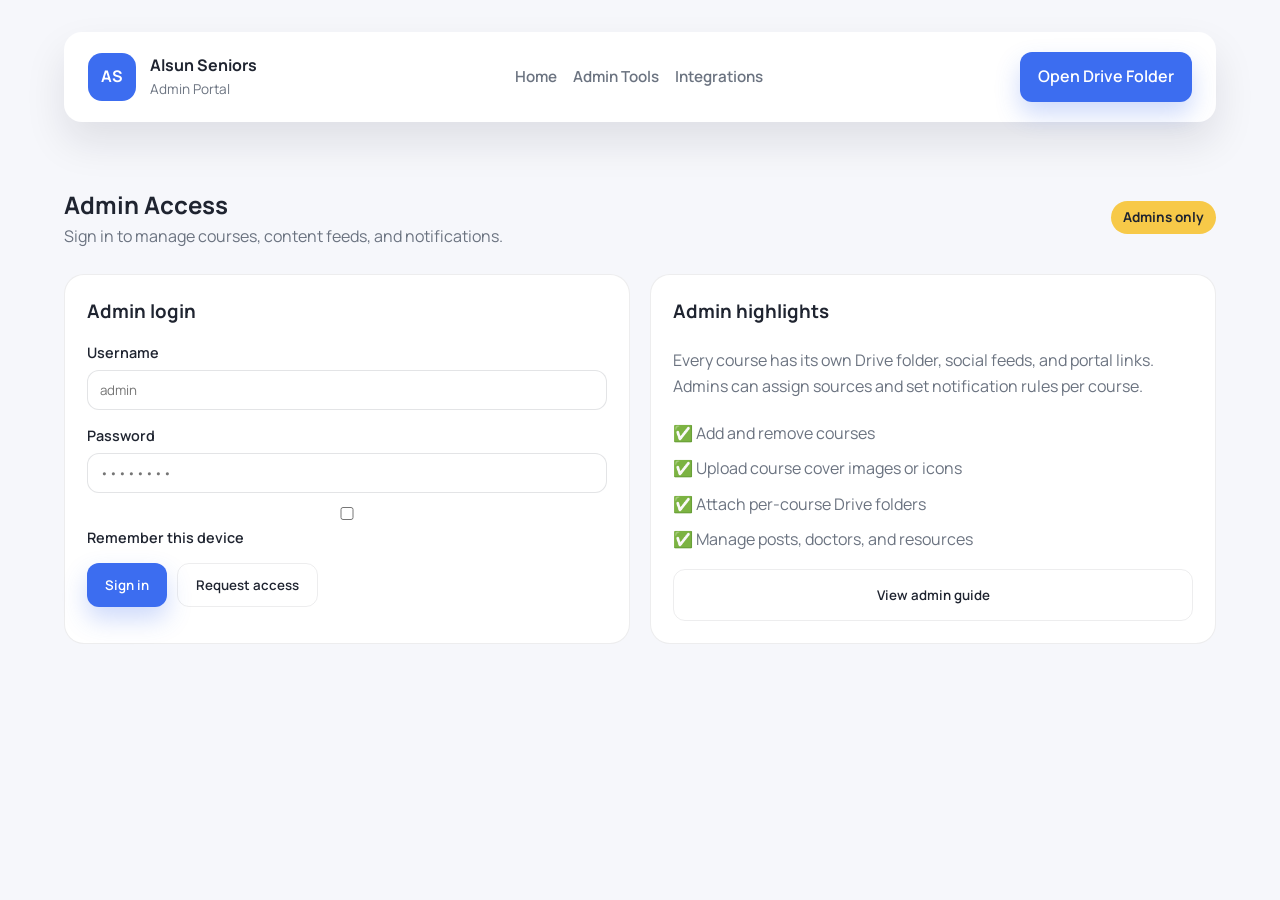
<file: admin.html>
<!doctype html>
<html lang="en">
  <head>
    <meta charset="UTF-8" />
    <meta name="viewport" content="width=device-width, initial-scale=1.0" />
    <title>Alsun Seniors | Admin Portal</title>
    <link rel="stylesheet" href="styles.css" />
    <link rel="preconnect" href="https://fonts.googleapis.com" />
    <link rel="preconnect" href="https://fonts.gstatic.com" crossorigin />
    <link
      href="https://fonts.googleapis.com/css2?family=Manrope:wght@300;400;500;600;700;800&display=swap"
      rel="stylesheet"
    />
  </head>
  <body>
    <div class="page">
      <header class="topbar">
        <div class="logo">
          <span class="logo-mark">AS</span>
          <div>
            <p class="logo-title">Alsun Seniors</p>
            <p class="logo-subtitle">Admin Portal</p>
          </div>
        </div>
        <nav class="topbar-nav">
          <a href="index.html">Home</a>
          <a href="#admin-tools">Admin Tools</a>
          <a href="#integrations">Integrations</a>
        </nav>
        <a
          class="btn primary"
          href="https://drive.google.com/drive/folders/1aX-sOomkddZhU6kjd2nR9q6GRLHFwOYk?usp=sharing"
          target="_blank"
          rel="noreferrer"
        >
          Open Drive Folder
        </a>
      </header>

      <main>
        <section class="section admin-hero">
          <div class="section-header">
            <div>
              <h2>Admin Access</h2>
              <p>Sign in to manage courses, content feeds, and notifications.</p>
            </div>
            <span class="badge">Admins only</span>
          </div>
          <div class="admin-grid">
            <form class="admin-card" id="admin-login">
              <h3>Admin login</h3>
              <label>
                Username
                <input type="text" name="username" placeholder="admin" required />
              </label>
              <label>
                Password
                <input type="password" name="password" placeholder="••••••••" required />
              </label>
              <label class="checkbox">
                <input type="checkbox" />
                Remember this device
              </label>
              <div class="form-actions">
                <button class="btn primary" type="submit">Sign in</button>
                <button class="btn ghost" type="button">Request access</button>
              </div>
              <p class="muted" id="admin-login-status"></p>
            </form>

            <div class="admin-card">
              <h3>Admin highlights</h3>
              <p class="muted">
                Every course has its own Drive folder, social feeds, and portal links. Admins can assign sources and
                set notification rules per course.
              </p>
              <ul class="integration-list">
                <li>✅ Add and remove courses</li>
                <li>✅ Upload course cover images or icons</li>
                <li>✅ Attach per-course Drive folders</li>
                <li>✅ Manage posts, doctors, and resources</li>
              </ul>
              <button class="btn ghost" type="button">View admin guide</button>
            </div>
          </div>
        </section>

        <section id="admin-tools" class="section admin is-hidden" data-admin-only>
          <div class="section-header">
            <div>
              <h2>Admin Tools</h2>
              <p>Admins can add courses, upload images, and manage integrations.</p>
            </div>
            <button class="btn ghost" id="refresh-integrations" type="button">Refresh all integrations</button>
          </div>

          <div class="admin-grid">
            <form class="admin-card" id="course-form">
              <h3>Add a new course</h3>
              <label>
                Course title
                <input type="text" name="title" placeholder="e.g., Media Translation" required />
              </label>
              <label>
                Category
                <input type="text" name="category" placeholder="e.g., Translation" required />
              </label>
              <label>
                Responsible doctors
                <input type="text" name="doctors" placeholder="Add names" />
              </label>
              <label>
                Faculty portal link
                <input type="url" name="portal" placeholder="Paste portal link" />
              </label>
              <label>
                Facebook link
                <input type="url" name="facebook" placeholder="Paste Facebook link" />
              </label>
              <label>
                Course Drive folder
                <input type="url" name="drive" placeholder="Paste Drive folder link" />
              </label>
              <label>
                Tags (comma-separated)
                <input type="text" name="tags" placeholder="AI, Translation" />
              </label>
              <label>
                Badge label
                <input type="text" name="badge" placeholder="New updates" />
              </label>
              <label>
                Icon (emoji)
                <input type="text" name="icon" placeholder="📘" />
              </label>
              <label>
                Cover style
                <select name="coverClass">
                  <option value="cover-one">Blue</option>
                  <option value="cover-two">Purple</option>
                  <option value="cover-three">Green</option>
                  <option value="cover-four">Orange</option>
                </select>
              </label>
              <label>
                Summary line
                <input type="text" name="summary" placeholder="Latest update..." />
              </label>
              <label>
                Resources count
                <input type="text" name="resources" placeholder="0" />
              </label>
              <label>
                Drive status
                <select name="driveStatus">
                  <option value="On">On</option>
                  <option value="Off">Off</option>
                </select>
              </label>
              <label>
                Main course information
                <textarea name="info" placeholder="Add unlimited details"></textarea>
              </label>
              <div class="form-actions">
                <button class="btn primary" type="submit">Save course</button>
                <button class="btn ghost" type="reset">Clear form</button>
              </div>
              <p class="muted" id="course-form-status"></p>
            </form>

            <div class="admin-card" id="integrations" data-admin-only>
              <h3>Integrations (coming soon)</h3>
              <p class="muted">
                Connect external sources for automatic posts and notifications. You will be able to assign each source
                per course.
              </p>
              <ul class="integration-list">
                <li>✅ Google Drive folder watcher</li>
                <li>✅ Facebook page scraper</li>
                <li>✅ Faculty portal crawler</li>
                <li>✅ WhatsApp group listener</li>
                <li>✅ WhatsApp notification API</li>
              </ul>
              <p class="muted" id="refresh-status"></p>
            </div>

            <form class="admin-card" id="cookies-form" data-admin-only>
              <h3>Facebook scraper</h3>
              <p class="muted">Upload the cookies file to sync posts without re-scraping history.</p>
              <label>
                Cookies file
                <input type="file" name="cookies" accept=".txt" required />
              </label>
              <label>
                Course ID
                <input type="number" name="course_id" placeholder="e.g., 1" required />
              </label>
              <button class="btn primary" type="submit">Upload cookies</button>
              <p class="muted" id="cookies-status"></p>
            </form>

            <form class="admin-card" id="broadcast-form" data-admin-only>
              <h3>WhatsApp broadcast</h3>
              <p class="muted">Send a message to all saved numbers via WAHA.</p>
              <label>
                Message
                <textarea name="message" placeholder="Type your announcement"></textarea>
              </label>
              <button class="btn primary" type="submit">Send broadcast</button>
              <p class="muted" id="broadcast-status"></p>
            </form>
          </div>
        </section>
      </main>
    </div>
    <script src="app.js"></script>
  </body>
</html>
</file>
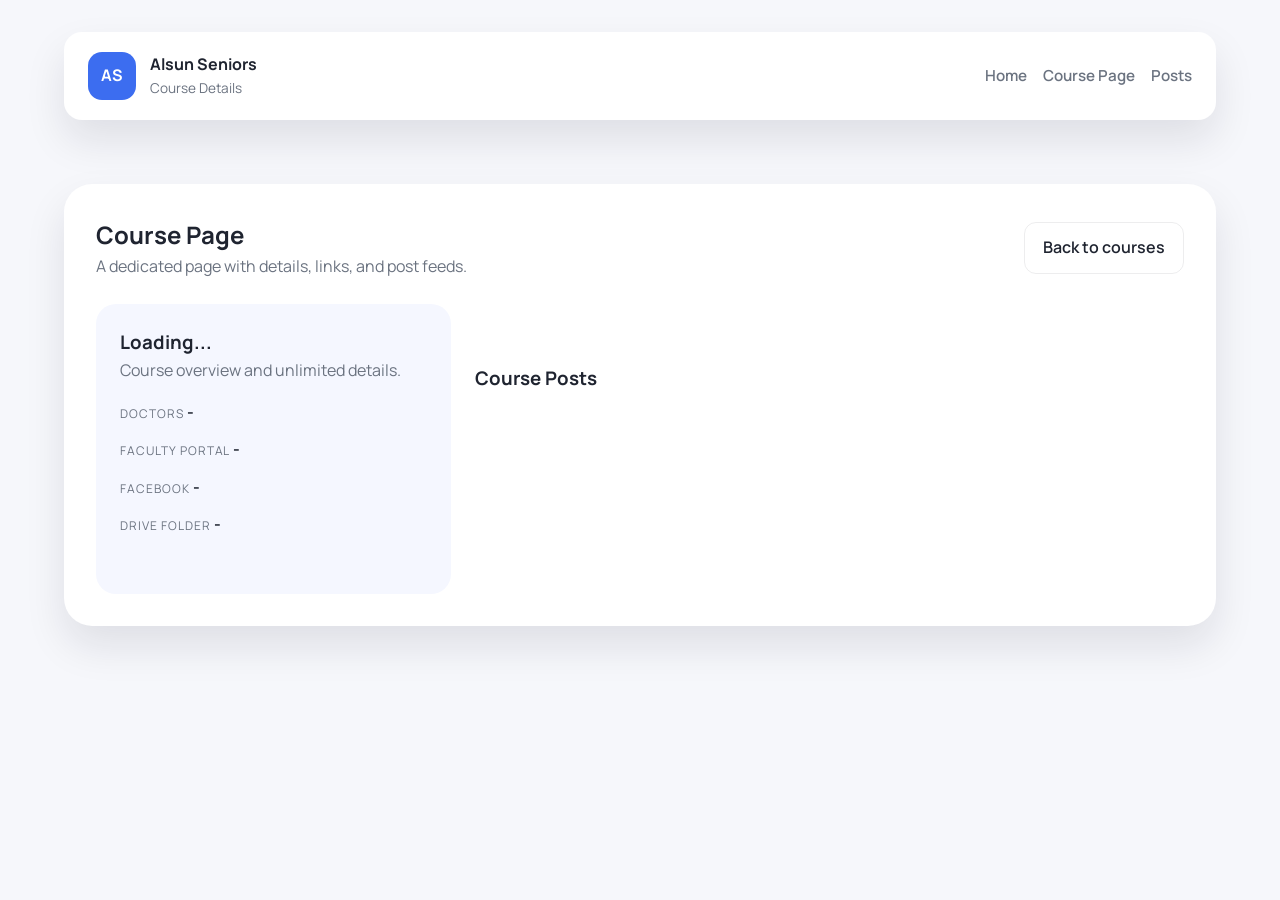
<file: course.html>
<!doctype html>
<html lang="en">
  <head>
    <meta charset="UTF-8" />
    <meta name="viewport" content="width=device-width, initial-scale=1.0" />
    <title>Alsun Seniors | Course</title>
    <link rel="stylesheet" href="styles.css" />
    <link rel="preconnect" href="https://fonts.googleapis.com" />
    <link rel="preconnect" href="https://fonts.gstatic.com" crossorigin />
    <link
      href="https://fonts.googleapis.com/css2?family=Manrope:wght@300;400;500;600;700;800&display=swap"
      rel="stylesheet"
    />
  </head>
  <body>
    <div class="page">
      <header class="topbar">
        <div class="logo">
          <span class="logo-mark">AS</span>
          <div>
            <p class="logo-title">Alsun Seniors</p>
            <p class="logo-subtitle">Course Details</p>
          </div>
        </div>
        <nav class="topbar-nav">
          <a href="index.html">Home</a>
          <a href="#course-content">Course Page</a>
          <a href="#course-posts">Posts</a>
        </nav>
      </header>

      <main>
        <section id="course-content" class="section course-view">
          <div class="section-header">
            <div>
              <h2 id="course-title">Course Page</h2>
              <p id="course-subtitle">A dedicated page with details, links, and post feeds.</p>
            </div>
            <a class="btn ghost" href="index.html">Back to courses</a>
          </div>

          <div class="course-layout">
            <aside class="course-sidebar">
              <h3 id="course-name">Loading...</h3>
              <p class="muted" id="course-overview">Course overview and unlimited details.</p>
              <div class="info-list">
                <div>
                  <span>Doctors</span>
                  <strong id="course-doctors">-</strong>
                </div>
                <div>
                  <span>Faculty Portal</span>
                  <strong id="course-portal">-</strong>
                </div>
                <div>
                  <span>Facebook</span>
                  <strong id="course-facebook">-</strong>
                </div>
                <div>
                  <span>Drive Folder</span>
                  <strong id="course-drive">-</strong>
                </div>
              </div>
              <div class="tag-list" id="course-tags"></div>
            </aside>

            <div class="course-feed" id="course-posts">
              <div class="feed-header">
                <h3>Course Posts</h3>
              </div>
              <div class="feed-grid" id="course-post-list"></div>
            </div>
          </div>
        </section>
      </main>
    </div>
    <script src="app.js"></script>
  </body>
</html>
</file>
<file: styles.css>
:root {
  color-scheme: light;
  --bg: #f6f7fb;
  --card: #ffffff;
  --text: #1f2430;
  --muted: #6b7380;
  --primary: #3c6df0;
  --primary-dark: #2b4fb8;
  --accent: #f7c948;
  --outline: rgba(31, 36, 48, 0.08);
  --shadow: 0 20px 40px rgba(15, 23, 42, 0.1);
}

* {
  box-sizing: border-box;
  margin: 0;
  padding: 0;
}

body {
  font-family: "Manrope", system-ui, sans-serif;
  background: var(--bg);
  color: var(--text);
  line-height: 1.6;
}

.page {
  max-width: 1200px;
  margin: 0 auto;
  padding: 32px 24px 80px;
}

.topbar {
  display: flex;
  align-items: center;
  justify-content: space-between;
  gap: 24px;
  background: var(--card);
  padding: 20px 24px;
  border-radius: 18px;
  box-shadow: var(--shadow);
  position: sticky;
  top: 16px;
  z-index: 10;
}

.logo {
  display: flex;
  align-items: center;
  gap: 14px;
}

.logo-mark {
  display: grid;
  place-items: center;
  width: 48px;
  height: 48px;
  border-radius: 14px;
  background: var(--primary);
  color: white;
  font-weight: 700;
}

.logo-title {
  font-weight: 700;
}

.logo-subtitle {
  color: var(--muted);
  font-size: 0.85rem;
}

.topbar-nav {
  display: flex;
  gap: 16px;
  flex-wrap: wrap;
}

.topbar-nav a {
  text-decoration: none;
  color: var(--muted);
  font-weight: 600;
  font-size: 0.95rem;
}

.btn {
  padding: 12px 18px;
  border-radius: 12px;
  border: none;
  font-weight: 600;
  cursor: pointer;
  font-family: inherit;
  text-decoration: none;
  display: inline-flex;
  align-items: center;
  justify-content: center;
}

.btn.primary {
  background: var(--primary);
  color: white;
  box-shadow: 0 12px 24px rgba(60, 109, 240, 0.25);
}

.btn.primary:hover {
  background: var(--primary-dark);
}

.btn.ghost {
  background: transparent;
  border: 1px solid var(--outline);
  color: var(--text);
}

.hero {
  display: grid;
  grid-template-columns: repeat(auto-fit, minmax(280px, 1fr));
  gap: 32px;
  margin-top: 36px;
  align-items: center;
}

.pill {
  background: rgba(60, 109, 240, 0.12);
  color: var(--primary);
  padding: 6px 14px;
  border-radius: 999px;
  display: inline-block;
  font-weight: 600;
  font-size: 0.85rem;
  margin-bottom: 16px;
}

.hero h1 {
  font-size: clamp(2rem, 3vw, 3rem);
  margin-bottom: 16px;
}

.hero-text {
  color: var(--muted);
  margin-bottom: 22px;
}

.hero-actions {
  display: flex;
  gap: 12px;
  margin-bottom: 24px;
  flex-wrap: wrap;
}

.hero-meta {
  display: grid;
  grid-template-columns: repeat(auto-fit, minmax(180px, 1fr));
  gap: 16px;
}

.hero-meta h3 {
  font-size: 1rem;
  margin-bottom: 6px;
}

.hero-meta p {
  color: var(--muted);
  font-size: 0.9rem;
}

.hero-card {
  background: var(--card);
  padding: 24px;
  border-radius: 24px;
  box-shadow: var(--shadow);
}

.hero-card-top {
  display: flex;
  justify-content: space-between;
  align-items: start;
  gap: 12px;
  margin-bottom: 18px;
}

.hero-label {
  text-transform: uppercase;
  letter-spacing: 0.12em;
  color: var(--muted);
  font-size: 0.7rem;
}

.badge {
  background: var(--accent);
  padding: 6px 12px;
  border-radius: 999px;
  font-weight: 700;
  font-size: 0.85rem;
}

.hero-card-body {
  display: grid;
  grid-template-columns: repeat(auto-fit, minmax(120px, 1fr));
  gap: 12px;
}

.stat {
  padding: 12px;
  border-radius: 14px;
  background: #f4f6ff;
}

.stat p {
  font-size: 0.8rem;
  color: var(--muted);
}

.hero-card-footer {
  margin-top: 18px;
  color: var(--muted);
}

.section {
  margin-top: 64px;
}

.section-header {
  display: flex;
  justify-content: space-between;
  align-items: center;
  gap: 16px;
  margin-bottom: 24px;
  flex-wrap: wrap;
}

.section-header p {
  color: var(--muted);
}

.filters {
  display: flex;
  gap: 8px;
  flex-wrap: wrap;
}

.filter {
  border-radius: 999px;
  padding: 8px 16px;
  background: white;
  border: 1px solid var(--outline);
  font-weight: 600;
  cursor: pointer;
}

.filter.active {
  background: var(--primary);
  color: white;
  border-color: transparent;
}

.course-grid {
  display: grid;
  grid-template-columns: repeat(auto-fit, minmax(240px, 1fr));
  gap: 20px;
}

.course-card {
  position: relative;
  background: var(--card);
  border-radius: 20px;
  overflow: hidden;
  box-shadow: 0 16px 30px rgba(15, 23, 42, 0.08);
  transition: transform 0.2s ease, box-shadow 0.2s ease;
}

.course-card:hover {
  transform: translateY(-6px);
  box-shadow: 0 24px 40px rgba(15, 23, 42, 0.15);
}

.course-cover {
  height: 150px;
  display: flex;
  align-items: flex-end;
  justify-content: space-between;
  padding: 16px;
  color: white;
}

.cover-one {
  background: linear-gradient(135deg, #3c6df0, #6a9cf5);
}

.cover-two {
  background: linear-gradient(135deg, #7d5fff, #b08bff);
}

.cover-three {
  background: linear-gradient(135deg, #2fb888, #63d3a3);
}

.cover-four {
  background: linear-gradient(135deg, #f26d5b, #f7a15b);
}

.course-icon {
  background: rgba(255, 255, 255, 0.2);
  padding: 8px 10px;
  border-radius: 12px;
  font-size: 1.3rem;
}

.course-notification {
  background: rgba(255, 255, 255, 0.85);
  color: var(--text);
  padding: 6px 10px;
  border-radius: 999px;
  font-size: 0.75rem;
  font-weight: 600;
}

.course-body {
  padding: 18px;
}

.course-body p {
  color: var(--muted);
  font-size: 0.9rem;
  margin-top: 6px;
}

.course-links {
  margin-top: 12px;
  display: flex;
  gap: 8px;
  flex-wrap: wrap;
}

.course-links span {
  font-size: 0.7rem;
  text-transform: uppercase;
  letter-spacing: 0.08em;
  color: var(--primary);
  background: rgba(60, 109, 240, 0.1);
  padding: 4px 8px;
  border-radius: 999px;
}

.course-hover {
  position: absolute;
  inset: auto 0 0 0;
  background: rgba(31, 36, 48, 0.92);
  color: white;
  padding: 18px;
  transform: translateY(100%);
  transition: transform 0.2s ease;
}

.course-card:hover .course-hover {
  transform: translateY(0);
}

.course-view {
  background: var(--card);
  padding: 32px;
  border-radius: 28px;
  box-shadow: var(--shadow);
}

.course-layout {
  display: grid;
  grid-template-columns: 1fr 2fr;
  gap: 24px;
}

.course-sidebar {
  background: #f5f7ff;
  padding: 24px;
  border-radius: 20px;
}

.course-sidebar .muted {
  color: var(--muted);
  margin-bottom: 16px;
}

.info-list {
  display: grid;
  gap: 12px;
  margin-bottom: 16px;
}

.info-list span {
  font-size: 0.75rem;
  text-transform: uppercase;
  letter-spacing: 0.08em;
  color: var(--muted);
}

.tag-list {
  display: flex;
  gap: 8px;
  flex-wrap: wrap;
  margin-bottom: 16px;
}

.tag-list span {
  background: white;
  padding: 6px 10px;
  border-radius: 999px;
  font-size: 0.8rem;
}

.course-feed {
  display: grid;
  gap: 18px;
}

.feed-header {
  display: flex;
  justify-content: space-between;
  align-items: center;
  gap: 12px;
  flex-wrap: wrap;
}

.feed-grid {
  display: grid;
  gap: 16px;
}

.feed-card {
  background: #f8f9ff;
  padding: 18px;
  border-radius: 16px;
}

.feed-source {
  text-transform: uppercase;
  letter-spacing: 0.08em;
  font-size: 0.7rem;
  color: var(--muted);
}

.admin {
  background: var(--card);
  padding: 32px;
  border-radius: 28px;
  box-shadow: var(--shadow);
}

.admin-hero .admin-card {
  background: #ffffff;
  border: 1px solid rgba(31, 36, 48, 0.08);
}

.admin-grid {
  display: grid;
  grid-template-columns: repeat(auto-fit, minmax(260px, 1fr));
  gap: 20px;
}

.admin-card {
  background: #f8f9ff;
  padding: 22px;
  border-radius: 20px;
  display: grid;
  gap: 14px;
}

.admin-card label {
  display: grid;
  gap: 6px;
  font-weight: 600;
  font-size: 0.9rem;
}

.admin-card input,
.admin-card textarea,
.admin-card select {
  border-radius: 12px;
  border: 1px solid rgba(31, 36, 48, 0.12);
  padding: 10px 12px;
  font-family: inherit;
}

.admin-card textarea {
  min-height: 100px;
}

.admin-card select {
  background: white;
}

.checkbox {
  display: flex;
  align-items: center;
  gap: 10px;
  font-weight: 500;
}

.form-actions {
  display: flex;
  gap: 10px;
  flex-wrap: wrap;
}

.integration-list {
  list-style: none;
  display: grid;
  gap: 8px;
  color: var(--muted);
}

.is-hidden {
  display: none;
}

.error {
  color: #d64545;
  font-weight: 600;
}

.notification-grid {
  display: grid;
  grid-template-columns: repeat(auto-fit, minmax(220px, 1fr));
  gap: 16px;
}

.notification-card {
  background: var(--card);
  padding: 16px;
  border-radius: 16px;
  box-shadow: 0 10px 20px rgba(15, 23, 42, 0.06);
  display: grid;
  gap: 6px;
}

.notification-card span {
  color: var(--muted);
  font-size: 0.8rem;
}

.muted {
  color: var(--muted);
}

@media (max-width: 960px) {
  .topbar {
    flex-direction: column;
    align-items: flex-start;
  }

  .course-layout {
    grid-template-columns: 1fr;
  }
}

@media (max-width: 720px) {
  .page {
    padding: 20px 16px 60px;
  }

  .topbar-nav {
    width: 100%;
    justify-content: space-between;
  }
}
</file>
